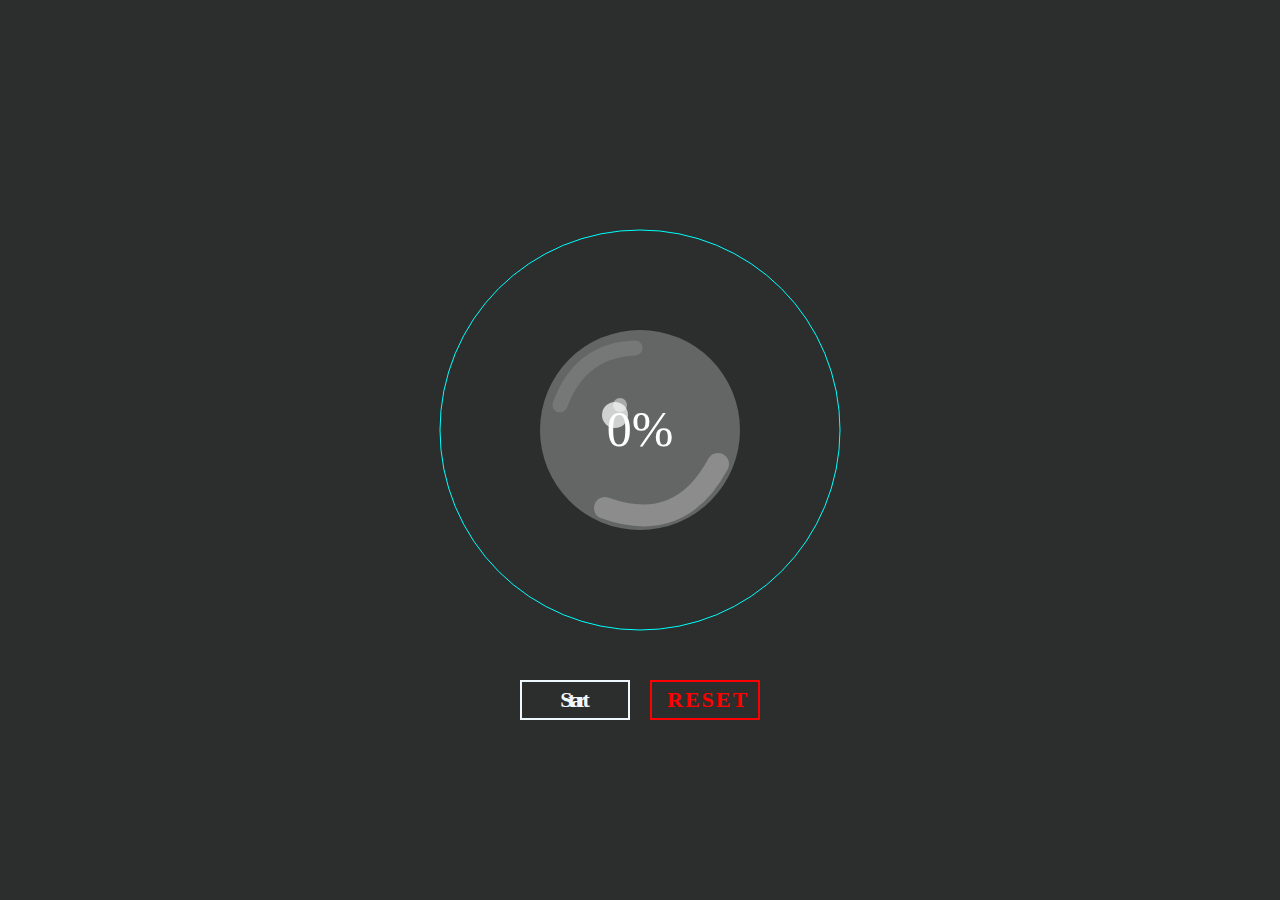
<file: loadCircle/index.html>
<!DOCTYPE html>
<html lang="en">
  <head>
    <meta charset="UTF-8" />
    <meta name="viewport" content="width=device-width, initial-scale=1.0" />
    <title>load</title>
    <link rel="stylesheet" href="./style.css" />
    <script src="./main.js" defer></script>
  </head>
  <body>
    <div class="wrapper">
      <svg
        width="500"
        height="500"
        viewBox="0 0 500 500"
        xmlns="http://www.w3.org/2000/svg"
      >
        <foreignObject x="225" y="220" width="50" height="10" class="proc">
          <p class="percent">0%</p>
        </foreignObject>

        <ellipse
          fill="rgba(255,255,255, .70)"
          rx="13"
          ry="13"
          cx="225"
          cy="235"
        />

        <ellipse
          fill="rgba(255,255,255, .45)"
          rx="7"
          ry="7"
          cx="230"
          cy="225"
        />

        <path
          d="M170 225 Q 190 170, 245 168"
          stroke="rgba(255,255,255, .12)"
          stroke-width="15"
          stroke-linecap="round"
          fill="transparent"
        />

        <path
          d="M328 284 Q 290 355, 215 328"
          stroke="rgba(255,255,255, .25)"
          stroke-width="22"
          stroke-linecap="round"
          fill="transparent"
        />

        <circle
          r="200"
          transform="translate(250 250)"
          stroke="aqua"
          stroke-width="1"
          fill="transparent"
        />

        <circle
          id="main"
          r="150"
          transform="translate(250 250)"
          stroke-width="99"
          stroke-dasharray="1000"
          stroke-dashoffset="1000"
          stroke="#000"
          fill="transparent"
        />

        <circle
          id="glass"
          r="100"
          transform="translate(250 250)"
          fill="transparent"
        />
      </svg>

      <div class="btn-container">
        <button class="btn">
          <foreignObject class="letter s">S</foreignObject>
          <foreignObject class="letter t">t</foreignObject>
          <foreignObject class="letter a">a</foreignObject>
          <foreignObject class="letter r">r</foreignObject>
          <foreignObject class="letter t2">t</foreignObject>
        </button>

        <button class="reset">
          <p>RESET</p>
        </button>
      </div>
    </div>
  </body>
</html>
</file>
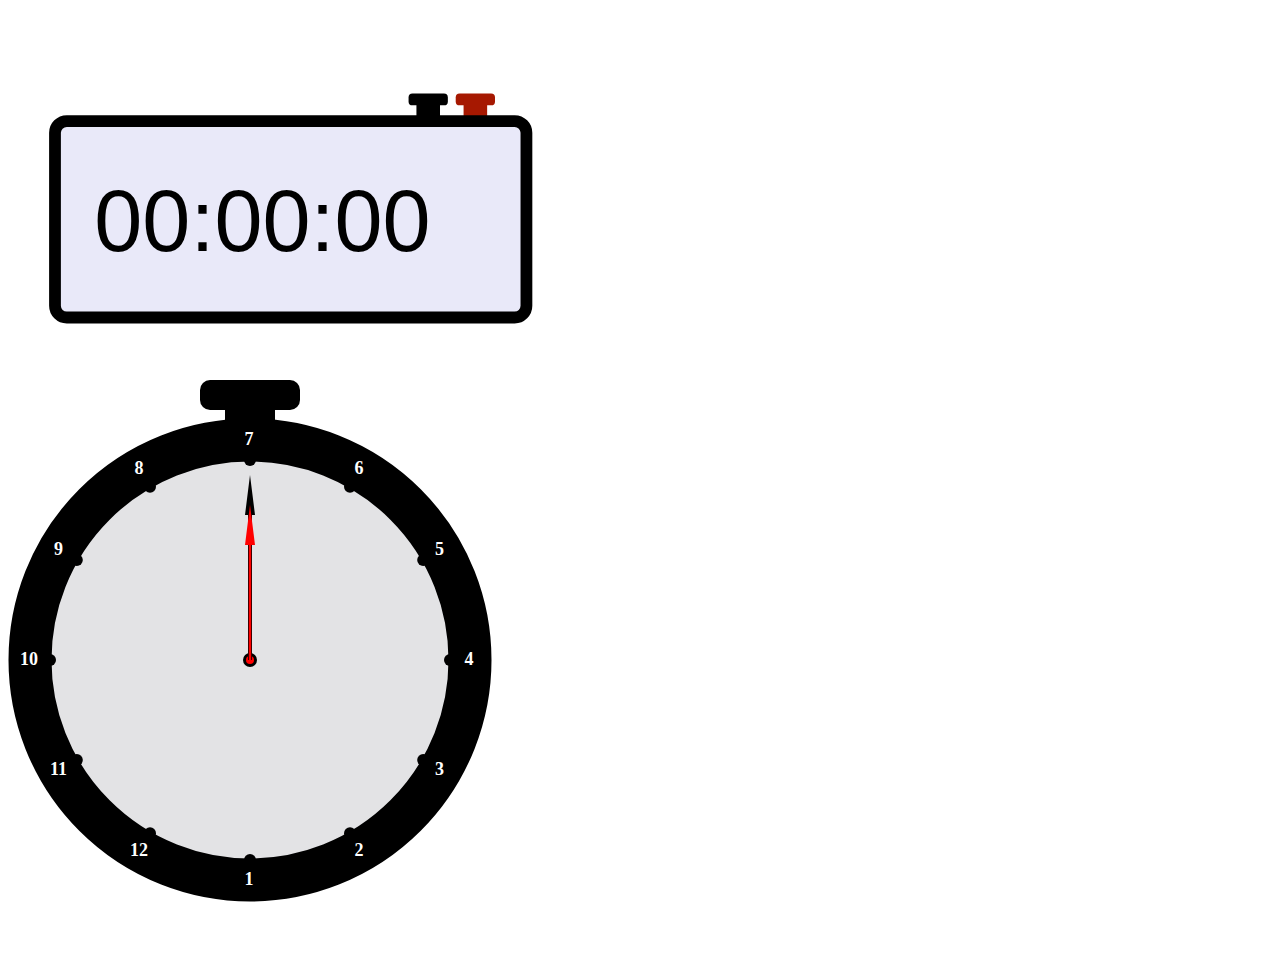
<file: timer/index.html>
<!DOCTYPE html>
<html lang="en">
  <head>
    <meta charset="UTF-8" />
    <meta name="viewport" content="width=device-width, initial-scale=1.0" />
    <title>Circle</title>
    <link rel="stylesheet" href="./style.css" />
    <script src="./main.js" defer></script>
  </head>

  <body>
    <div class="wrapper">

      <div class="wrapper__digits-timer">
        <svg
        viewBox="0 0 700 400"
        width="550"
        height="360"
        xmlns="http://www.w3.org/2000/svg"
      >
      <g id="start">
        <rect width="50" height="15" x="520" y="90" fill="#000" rx="5" />
        <rect width="30" height="30" x="530" y="95" fill="#000" />
      </g>

        <g id="stop">
          <rect width="50" height="15" x="580" y="90" fill="#a61801" rx="5" />
          <rect width="30" height="30" x="590" y="95" fill="#a61801" />
        </g>

        <g>
          <rect
            width="600"
            height="250"
            x="70"
            y="125"
            rx="15"
            fill="#e9e9f9"
            stroke="#000"
            stroke-width="15"
          />
        </g>
        <text x="120" y="290" class="timer">00:00:00</text>
      </svg>

      <ul class="digits-logs"></ul>
      </div>

      <div class="wrapper__clock-timer">
        <svg
        id="mainCircle"
        viewBox="0 0 500 500"
        width="500"
        height="600"
        xmlns="http://www.w3.org/2000/svg"
      >
        <g id="timer">
          <rect x="200" y="-30" width="100" height="30" fill="#000" rx="10" />
          <rect x="225" y="0" width="50" height="250" fill="#000" />
        </g>
        
        <circle
          fill="#000"
          r="240"
          stroke="#000"
          stroke-width="3"
          transform="translate(250, 250)"
        />

        <circle
          id="innerCircle"
          fill="#e3e3e5"
          r="200"
          stroke="#000"
          stroke-width="3"
          transform="translate(250, 250)"
        />

        <circle r="7" transform="translate(250, 250)" />

        <circle r="4" fill="red" transform="translate(250, 250)" />

        <g id="minArrow">
          <polygon points="250, 65 255, 105 245, 105" />
          <path d="M 250 250 L 250 100 " stroke="#000" stroke-width="4" />
        </g>

        <g id="secArrow">
          <polygon points="250, 95 255, 135 245, 135" fill="red" />
          <path d="M 250 250 L 250 130 " stroke="red" stroke-width="2.5" />
        </g>

      </svg>
      
      <ul class="clock-logs">
      </ul>

      </div>
    </div>
  </body>
</html>
</file>
<file: loadCircle/style.css>
*,
*::after,
*::before {
  box-sizing: border-box;
  margin: 0;
}

@scope (.proc) {
  p {
    display: flex;
    align-items: center;
    justify-content: center;
  }
}

body {
  background-color: #141715e6;
  display: flex;
  align-items: center;
  justify-content: center;
  min-height: 100vh;
  overflow: hidden;
}

.wrapper {
  display: flex;
  flex-direction: column;
  align-items: center;
  justify-content: center;
}

#glass {
  fill: rgba(255, 255, 255, 0.27);
}

.letter {
  display: inline-block;
  margin: -5px;
}

.proc {
  height: auto;
  overflow: visible;
  font-family: "JetBrains Mono";
  font-size: 50px;
  color: #fff;
}

.btn-container {
  display: flex;
  gap: 20px;
}

.btn,
.reset {
  background-color: transparent;
  font-size: 22px;
  font-family: "JetBrains Mono";
  font-weight: 700;
  color: aliceblue;
  cursor: pointer;
  padding: 5px 15px;
  border: 2px solid currentColor;
  max-width: 110px;
}

.btn {
  width: 110px;
  .s,
  .t,
  .a,
  .r,
  .t2 {
    animation-timing-function: cubic-bezier(0.175, 0.885, 0.32, 1.275);
  }
  &:hover .s {
    animation: animate-letter 160ms;
  }
  &:hover .t {
    animation: animate-letter 160ms 200ms;
  }
  &:hover .a {
    animation: animate-letter 160ms 400ms;
  }
  &:hover .r {
    animation: animate-letter 160ms 600ms;
  }
  &:hover .t2 {
    animation: animate-letter 160ms 800ms;
  }
}

.reset {
  letter-spacing: 2px;
  border-color: red;
  color: red;
}

.main {
  animation: spin 10s ease infinite;
}

.reset-animation p {
  animation: reset 1s cubic-bezier(0.68, -0.55, 0.27, 1.55) both;
}

@keyframes spin {
  0% {
    stroke-dashoffset: 1000;
    stroke: red;
  }
  25% {
    stroke: rgb(255, 123, 0);
  }
  32% {
    stroke: rgb(224, 193, 17);
  }
  50% {
    stroke: rgba(218, 255, 6, 0.911);
  }
  62% {
    stroke: rgba(160, 255, 6, 0.918);
  }
  100% {
    stroke-dashoffset: 2000;
    stroke: rgb(5, 161, 5);
  }
}

@keyframes reset {
  10%,
  90% {
    transform: translateX(-0.5px);
  }
  20%,
  80% {
    transform: translateX(1px);
  }
  30%,
  50%,
  70% {
    transform: translateX(-2px);
  }
  40%,
  60% {
    transform: translateX(2px);
  }
}

@keyframes animate-letter {
  0% {
    transform: translateY(10px);
  }
  100% {
    transform: translateY(-5px);
  }
}
</file>
<file: timer/style.css>
*,
*::before,
*::after{
    box-sizing: border-box;
}

body{
    min-height: 100vh;
    margin: 0;
}

ul, ul li{
    list-style: none;
    padding: 0;
}

.wrapper{
    min-height: 100vh;
    display: flex;
    flex-direction: column;
    justify-content: center;
    align-items: center;
}

.digits{
    font-size: 18px;
    color: #fff;
    font-weight: 700;
    font-family: "JetBrains Mono";
    text-align: center;
}

#timer,
#stop,
#start{
    cursor: pointer;
    will-change: hover;
    transition-duration: 1s;
}

#timer:hover,
#stop:hover,
#start:hover{
    transform: translateY(1.5%);
}

.timer{
    font-size: 110px;
    font-family: Verdana, Geneva, Tahoma, sans-serif;
    fill: #000;
    will-change: contents;
}


.wrapper__digits-timer,
.wrapper__clock-timer{
    display: grid;
    grid-template-columns: repeat(2,1fr);
}

.clock-logs,
.digits-logs{
    display: flex;
    flex-direction: column;
    align-items: center;
    justify-content: center;
    gap: 10px;
    min-width: 700px;
}

.clock-logs li,
.digits-logs li{
    font-size: 26px;
    animation: log 1.5s;
}


@keyframes log{
    0%{
        opacity: 0;
        transform: translateY(100%);
    }
    100%{
        opacity: 1;
        transform: translateY(0);
    }
}
</file>
